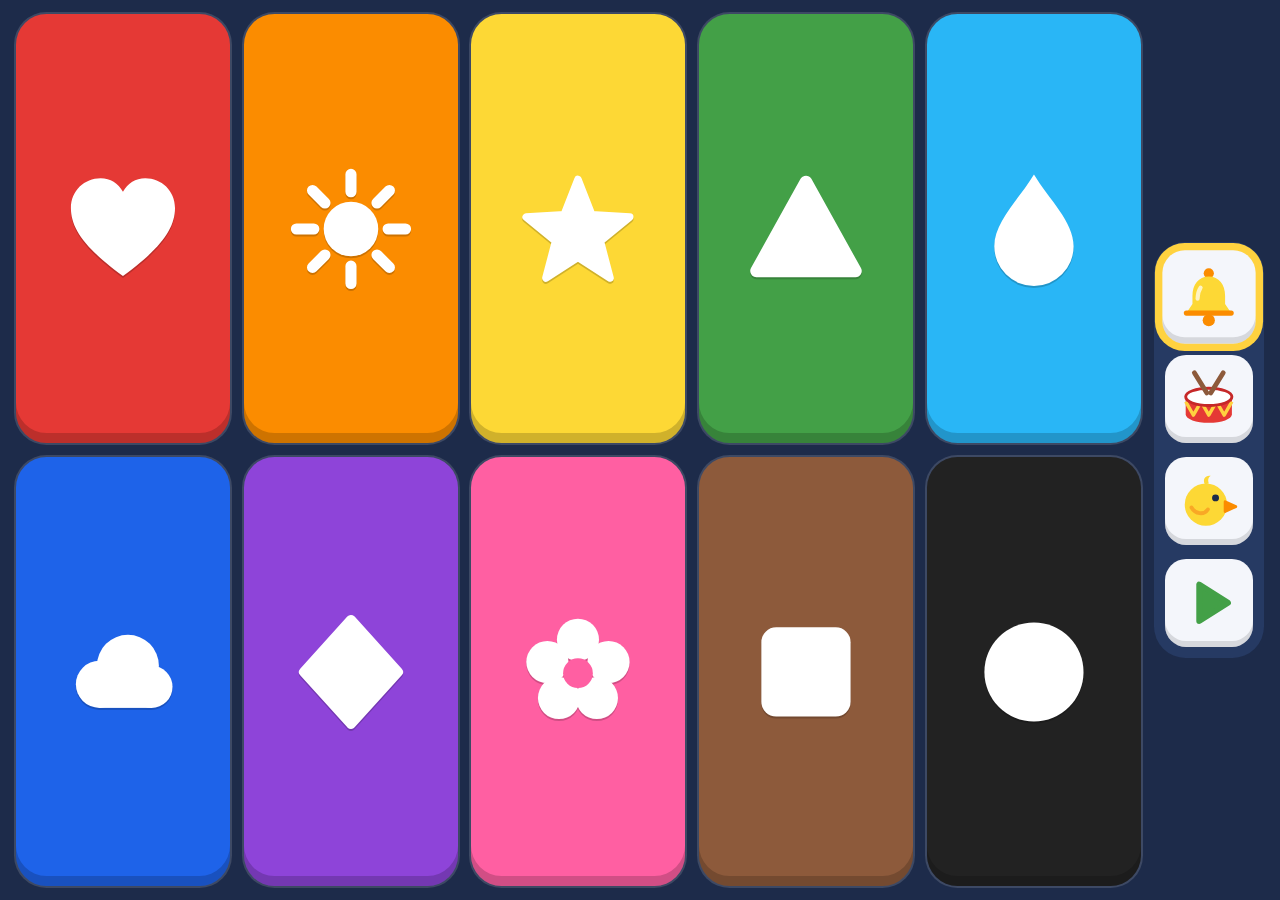
<file: index.html>
<!doctype html>
<html lang="en">
<head>
<meta charset="utf-8">
<meta name="viewport" content="width=device-width, initial-scale=1, maximum-scale=1, user-scalable=no, viewport-fit=cover">
<title>Sonifica</title>
<meta name="description" content="Big, bright sound pads for little hands.">
<meta name="theme-color" content="#1d2b4a">
<meta name="mobile-web-app-capable" content="yes">
<meta name="apple-mobile-web-app-capable" content="yes">
<meta name="apple-mobile-web-app-status-bar-style" content="black-translucent">
<meta name="apple-mobile-web-app-title" content="Sonifica">
<link rel="manifest" href="manifest.webmanifest">
<link rel="icon" href="icon.svg" type="image/svg+xml">
<link rel="apple-touch-icon" href="apple-touch-icon.png">
<style>
  /* Toy band: navy frame, ten singing paint-color pads, chunky instrument buttons on one side. */
  :root {
    --frame: #1d2b4a;
    --tray: #263a63;
    --pad: #f4f6fb;
    --ink: #1d2b4a;
    --ring: #ffd23f;
    --gap: clamp(8px, 1.6vmin, 14px);
    --tray-pad: clamp(6px, 1.2vmin, 12px);
    --lip: clamp(5px, 1.2vmin, 10px);
    --tool-count: 4;
    color-scheme: dark;
  }

  *, *::before, *::after { box-sizing: border-box; }

  html {
    height: 100%;
    padding-top: env(safe-area-inset-top, 0px);
    padding-bottom: env(safe-area-inset-bottom, 0px);
    background: var(--frame);
    overscroll-behavior: none;
  }

  * {
    touch-action: none;
    -webkit-user-select: none;
    user-select: none;
    -webkit-touch-callout: none;
    -webkit-tap-highlight-color: transparent;
  }

  body {
    height: 100%;
    margin: 0;
    overflow: hidden;
    overscroll-behavior: none;
    background: var(--frame);
    container-type: size;
    display: grid;
    gap: var(--gap);
    padding-block: var(--gap);
    padding-inline: max(16px, env(safe-area-inset-left, 0px)) max(16px, env(safe-area-inset-right, 0px));
  }

  /* ---------- layout ---------- */
  @media (orientation: landscape) {
    body {
      grid-template-columns: minmax(0, 1fr) auto;
      grid-template-rows: minmax(0, 1fr);
      grid-template-areas: "pads tools";
      --btn: clamp(40px, calc((100cqh - (var(--tool-count) - 1) * var(--gap) - 2 * var(--tray-pad)) / var(--tool-count)), 88px);
    }
    .pads  { grid-template: repeat(2, minmax(0, 1fr)) / repeat(5, minmax(0, 1fr)); }
    .tools { grid-template-columns: var(--btn); align-self: center; }
  }

  @media (orientation: portrait) {
    body {
      grid-template-rows: auto minmax(0, 1fr);
      grid-template-areas: "tools" "pads";
      --btn: clamp(40px, calc((100cqw - (var(--tool-count) - 1) * var(--gap) - 2 * var(--tray-pad)) / var(--tool-count)), 88px);
    }
    .pads  { grid-template: repeat(5, minmax(0, 1fr)) / repeat(2, minmax(0, 1fr)); }
    .tools { grid-template-columns: repeat(var(--tool-count), var(--btn)); justify-self: center; }
  }

  .tray {
    display: grid;
    gap: var(--gap);
    padding: var(--tray-pad);
    background: var(--tray);
    border-radius: calc(var(--btn) * 0.36);
  }
  .tools { grid-area: tools; }
  .pads  { grid-area: pads; display: grid; gap: var(--gap); }

  /* ---------- pads ---------- */
  .pad {
    position: relative;
    overflow: hidden;
    container-type: size;
    appearance: none;
    border: 0;
    margin: 0;
    padding: 0;
    display: grid;
    place-items: center;
    border-radius: clamp(16px, 3.4vmin, 32px);
    background: var(--c);
    box-shadow: inset 0 calc(-1 * var(--lip)) 0 rgba(0, 0, 0, 0.18), 0 0 0 2px rgba(255, 255, 255, 0.14);
    cursor: pointer;
  }
  .pad > * { pointer-events: none; }
  .pad::after {
    content: "";
    position: absolute;
    inset: 0;
    pointer-events: none;
    background: #ffffff;
    opacity: 0;
    transition: opacity 90ms ease;
  }
  .pad.down::after { opacity: 0.2; }
  .pad:focus-visible { outline: 4px dashed var(--ring); outline-offset: 3px; }

  /* Each pad wears a big white shape that wiggles now and then and pops while it plays. */
  .shape {
    width: 58cqmin;
    height: 58cqmin;
    overflow: visible;
    fill: #ffffff;
    filter: drop-shadow(0 1.2cqmin 0 rgba(0, 0, 0, 0.18));
    transition: scale 120ms ease;
    animation: wiggle var(--wiggle, 7s) var(--wiggle-delay, 0s) infinite;
  }
  .pad.down .shape,
  .pad.sing .shape { scale: 1.08; }
  @keyframes wiggle {
    0%, 92%, 100% { rotate: 0deg; }
    94% { rotate: -7deg; }
    97% { rotate: 6deg; }
  }

  /* Bells swing from the top, drums squash into the bottom. */
  .pads[data-instrument="bells"] .pad { transform-origin: 50% 0; }
  .pads[data-instrument="drums"] .pad { transform-origin: 50% 100%; }

  .critter {
    display: none;
    font: 54cqmin/1 "Apple Color Emoji", "Segoe UI Emoji", "Noto Color Emoji", sans-serif;
  }
  .pads[data-instrument="animals"] .shape { display: none; }
  .pads[data-instrument="animals"] .critter { display: block; }

  .ripple {
    position: absolute;
    width: 50cqmin;
    height: 50cqmin;
    margin: -25cqmin 0 0 -25cqmin;
    border-radius: 50%;
    border: 3cqmin solid rgba(255, 255, 255, 0.75);
    opacity: 0;
  }

  .effects { position: fixed; inset: 0; pointer-events: none; overflow: hidden; }
  .fling { position: absolute; opacity: 0; }
  .fling.note {
    font: 700 clamp(20px, 4.5vmin, 40px)/1 system-ui, sans-serif;
    color: #ffffff;
    text-shadow: 0 2px 0 rgba(0, 0, 0, 0.3);
  }
  .fling.critter-copy {
    font: clamp(26px, 6vmin, 54px)/1 "Apple Color Emoji", "Segoe UI Emoji", "Noto Color Emoji", sans-serif;
  }

  /* ---------- instrument buttons ---------- */
  .tool {
    position: relative;
    --pressed-scale: 1;
    appearance: none;
    border: 0;
    margin: 0;
    padding: 0;
    width: var(--btn);
    height: var(--btn);
    display: grid;
    place-items: center;
    cursor: pointer;
    border-radius: 24%;
    background: var(--pad);
    box-shadow: inset 0 -6px 0 rgba(0, 0, 0, 0.12);
    transition: transform 120ms ease, box-shadow 120ms ease;
  }
  .tool:active { transform: scale(0.9); }
  .tool[aria-pressed="true"],
  .tool.playing {
    --pressed-scale: 1.06;
    transform: scale(1.06);
    box-shadow: inset 0 -6px 0 rgba(0, 0, 0, 0.12), 0 0 0 calc(var(--btn) * 0.08) var(--ring);
  }
  .tool[aria-pressed="true"]:active { transform: scale(0.96); }
  .tool.tapped { animation: button-pulse 240ms ease-out; }
  .tool::after {
    content: "";
    position: absolute;
    inset: 0;
    border-radius: inherit;
    pointer-events: none;
    box-shadow: inset 0 0 clamp(8px, 2vmin, 18px) 2px var(--ring),
      0 0 clamp(8px, 2vmin, 18px) 2px var(--pad);
    opacity: 0;
  }
  .tool:active::after { opacity: 0.35; }
  .tool.tapped::after { animation: button-glow 280ms ease-out; }
  @keyframes button-pulse {
    from { transform: scale(0.96); }
    45% { transform: scale(1.1); }
    to { transform: scale(var(--pressed-scale)); }
  }
  @keyframes button-glow { from { opacity: 0.5; } to { opacity: 0; } }
  .tool:focus-visible { outline: 4px dashed var(--ring); outline-offset: 4px; }
  .tool svg { width: 70%; height: 70%; position: relative; }
  .tool.playing svg { animation: bob 300ms ease-in-out infinite alternate; }
  @keyframes bob { to { transform: scale(1.12); } }

  :root[data-effects="off"] .tool,
  :root[data-effects="off"] .tool::after,
  :root[data-effects="off"] .tool svg,
  :root[data-effects="off"] .shape { transition: none; animation: none; }
  :root[data-effects="off"] .effects,
  :root[data-effects="off"] .tool::after { display: none; }
  @media (prefers-reduced-motion: reduce) {
    .tool, .tool.tapped, .tool::after, .tool.tapped::after, .tool svg, .shape { transition: none; animation: none; }
    .effects { display: none; }
  }
</style>
</head>
<body>
  <div class="pads" id="pads" data-instrument="bells" role="group" aria-label="Sound pads"></div>

  <div class="tray tools" role="toolbar" aria-label="Instruments">
    <button class="tool" data-instrument="bells" aria-label="Bells" aria-pressed="true">
      <svg viewBox="0 0 64 64" aria-hidden="true">
        <circle cx="32" cy="9" r="5" fill="#fb8c00"/>
        <path d="M32 12c-10 0-16 8-16 19v8l-6 9h44l-6-9v-8c0-11-6-19-16-19z" fill="#fdd835"/>
        <path d="M10 48h44" stroke="#fb8c00" stroke-width="5" stroke-linecap="round"/>
        <circle cx="32" cy="55" r="6" fill="#fb8c00"/>
        <path d="M24 23c-2 3-3 7-3 11" fill="none" stroke="#ffffff" stroke-width="4" stroke-linecap="round" opacity="0.7"/>
      </svg>
    </button>
    <button class="tool" data-instrument="drums" aria-label="Drums" aria-pressed="false">
      <svg viewBox="0 0 64 64" aria-hidden="true">
        <path d="M8 30v18c0 5 10.7 9 24 9s24-4 24-9V30" fill="#e53935"/>
        <path d="M8 35l8 14 8-14 8 14 8-14 8 14 8-14" fill="none" stroke="#ffd23f" stroke-width="3.5" stroke-linejoin="round"/>
        <ellipse cx="32" cy="30" rx="24" ry="9" fill="#ffffff" stroke="#c62828" stroke-width="3"/>
        <path d="M17 5l13 21M47 5L34 26" stroke="#8d5a3b" stroke-width="5" stroke-linecap="round"/>
      </svg>
    </button>
    <button class="tool" data-instrument="animals" aria-label="Animals" aria-pressed="false">
      <svg viewBox="0 0 64 64" aria-hidden="true">
        <path d="M28 15c-3-6 1-10 6-9-3 2-3 5-2 8" fill="#fdd835"/>
        <circle cx="29" cy="36" r="22" fill="#fdd835"/>
        <path d="M49 33l11 5-11 5z" fill="#fb8c00" stroke="#fb8c00" stroke-width="3" stroke-linejoin="round"/>
        <circle cx="39" cy="29" r="3.6" fill="#1d2b4a"/>
        <path d="M14 39c4 7 13 8 17 2" fill="none" stroke="#f9a825" stroke-width="4" stroke-linecap="round"/>
      </svg>
    </button>
    <button class="tool" id="play" aria-label="Play my song">
      <svg viewBox="0 0 64 64" aria-hidden="true">
        <path d="M22 13v38l30-19z" fill="#43a047" stroke="#43a047" stroke-width="6" stroke-linejoin="round"/>
      </svg>
    </button>
  </div>

  <div class="effects" id="effects" aria-hidden="true"></div>

<script>
(() => {
  const root = document.documentElement;
  const padsEl = document.getElementById("pads");
  const effects = document.getElementById("effects");
  const playBtn = document.getElementById("play");
  const reducedMotion = window.matchMedia("(prefers-reduced-motion: reduce)");
  // Fire tablets report 2 GB and handle the effects fine, so only 1 GB or less counts as low-end.
  const lowCapability = (navigator.deviceMemory && navigator.deviceMemory <= 1) ||
    (navigator.hardwareConcurrency && navigator.hardwareConcurrency <= 2);

  // Colorifica's paint colors, in the same order, so each color plays the same note in both apps.
  const PADS = [
    ["#e53935", "Red", "heart", "🐮"],
    ["#fb8c00", "Orange", "sun", "🐝"],
    ["#fdd835", "Yellow", "star", "🐥"],
    ["#43a047", "Green", "triangle", "🐸"],
    ["#29b6f6", "Light blue", "drop", "🦆"],
    ["#1e63e9", "Blue", "cloud", "🦉"],
    ["#8e44d9", "Purple", "diamond", "🐑"],
    ["#ff5fa2", "Pink", "flower", "🐷"],
    ["#8d5a3b", "Brown", "square", "🐶"],
    ["#222222", "Black", "circle", "🐱"],
  ];

  // White pad shapes on a 100x100 grid.
  const SHAPES = {
    heart: '<path d="M50 88C20 66 8 50 8 33 8 19 19 9 32 9c8 0 14 4 18 11 4-7 10-11 18-11 13 0 24 10 24 24 0 17-12 33-42 55z"/>',
    sun: '<circle cx="50" cy="50" r="22"/><path d="M50 6v14M50 80v14M6 50h14M80 50h14M19 19l10 10M71 71l10 10M19 81l10-10M71 29l10-10" stroke="#ffffff" stroke-width="9" stroke-linecap="round"/>',
    star: '<path d="M50 10l11.2 28.6 30.6 1.8-23.7 19.5 7.8 29.7L50 73 24.1 89.6l7.8-29.7L8.2 40.4l30.6-1.8z" stroke="#ffffff" stroke-width="6" stroke-linejoin="round"/>',
    triangle: '<path d="M50 12l40 72H10z" stroke="#ffffff" stroke-width="10" stroke-linejoin="round"/>',
    drop: '<path d="M50 6C38 26 18 44 18 64a32 32 0 0 0 64 0C82 44 62 26 50 6z"/>',
    cloud: '<circle cx="31" cy="60" r="19"/><circle cx="54" cy="45" r="25"/><circle cx="73" cy="62" r="17"/><rect x="31" y="58" width="42" height="21"/>',
    diamond: '<path d="M50 8l38 42-38 42-38-42z" stroke="#ffffff" stroke-width="8" stroke-linejoin="round"/>',
    flower: '<circle cx="50" cy="24" r="17"/><circle cx="74.7" cy="42" r="17"/><circle cx="65.3" cy="71" r="17"/>' +
      '<circle cx="34.7" cy="71" r="17"/><circle cx="25.3" cy="42" r="17"/><circle cx="50" cy="51" r="12" style="fill: var(--c)"/>',
    square: '<rect x="14" y="14" width="72" height="72" rx="12"/>',
    circle: '<circle cx="50" cy="50" r="40"/>',
  };

  const pads = PADS.map(([color, name, shape, critter], i) => {
    const pad = document.createElement("button");
    pad.className = "pad";
    pad.dataset.i = i;
    pad.dataset.shape = shape;
    pad.dataset.critter = critter;
    pad.setAttribute("aria-label", name + " " + shape);
    pad.style.setProperty("--c", color);
    pad.style.setProperty("--wiggle", (5 + Math.random() * 5).toFixed(2) + "s");
    pad.style.setProperty("--wiggle-delay", (-Math.random() * 10).toFixed(2) + "s");
    pad.innerHTML = '<svg class="shape" viewBox="0 0 100 100" aria-hidden="true">' + SHAPES[shape] + "</svg>" +
      '<span class="critter" aria-hidden="true">' + critter + "</span>";
    padsEl.appendChild(pad);
    return pad;
  });

  // Optional accessories; data attributes allow opt-outs without adding toddler-facing controls.
  function motionEnabled() {
    return !reducedMotion.matches && root.dataset.effects !== "off";
  }

  function buzz(ms) {
    if (reducedMotion.matches || root.dataset.haptics === "off") return;
    try {
      if (navigator.vibrate) navigator.vibrate(ms);
    } catch (_) { /* vibration may be unavailable or blocked */ }
  }

  // ---------- hit animations ----------
  const rand = (n) => (Math.random() - 0.5) * n;

  function ripple(pad, x, y) {
    if (pad.childElementCount > 6) return;
    const r = document.createElement("span");
    r.className = "ripple";
    r.style.left = x + "px";
    r.style.top = y + "px";
    pad.appendChild(r);
    r.animate([
      { opacity: 0.9, transform: "scale(0.2)" },
      { opacity: 0, transform: "scale(2.4)" },
    ], { duration: 520, easing: "ease-out" }).onfinish = () => r.remove();
    setTimeout(() => r.remove(), 700);
  }

  // Throws one little thing (a note, a sparkle, a paint drop, a tiny animal) out from a point.
  function fling(x, y, { text, kind = "note", color = "#ffffff", size = 10, round = false,
    dx = 0, dy = -100, spin = 0, life = 800 }) {
    if (lowCapability || root.dataset.particles === "off" || effects.childElementCount >= 40) return;
    const p = document.createElement("span");
    p.className = "fling " + (text ? kind : "spark");
    if (text) {
      p.textContent = text;
    } else {
      p.style.width = p.style.height = size + "px";
      p.style.background = color;
      p.style.borderRadius = round ? "50%" : "2px";
    }
    p.style.left = x + "px";
    p.style.top = y + "px";
    effects.appendChild(p);
    p.animate([
      { opacity: 0, transform: "translate(-50%, -50%) translate(0px, 0px) rotate(0deg) scale(0.5)" },
      { opacity: 1, offset: 0.15 },
      { opacity: 0, transform: "translate(-50%, -50%) translate(" + dx + "px, " + dy + "px) rotate(" + spin + "deg) scale(1.1)" },
    ], { duration: life, easing: "ease-out" }).onfinish = () => p.remove();
    setTimeout(() => p.remove(), life + 200);
  }

  // Each shape has its own little move when it plays.
  const SHAPE_MOVES = {
    heart: [{ transform: "scale(1)" }, { transform: "scale(1.25)", offset: 0.2 }, { transform: "scale(0.95)", offset: 0.4 },
      { transform: "scale(1.15)", offset: 0.6 }, { transform: "scale(1)" }],
    sun: [{ transform: "rotate(0deg) scale(1)" }, { transform: "rotate(30deg) scale(1.15)", offset: 0.5 }, { transform: "rotate(45deg) scale(1)" }],
    star: [{ transform: "rotate(0deg) scale(1)" }, { transform: "rotate(200deg) scale(1.2)", offset: 0.6 }, { transform: "rotate(360deg) scale(1)" }],
    triangle: [{ transform: "none" }, { transform: "translateY(-18%) scale(0.95, 1.08)", offset: 0.4 },
      { transform: "translateY(0) scale(1.12, 0.88)", offset: 0.75 }, { transform: "none" }],
    drop: [{ transform: "none" }, { transform: "translateY(10%) scale(0.92, 1.1)", offset: 0.35 },
      { transform: "translateY(-4%) scale(1.06, 0.94)", offset: 0.7 }, { transform: "none" }],
    cloud: [{ transform: "none" }, { transform: "scale(1.18, 0.9)", offset: 0.3 }, { transform: "scale(0.94, 1.08)", offset: 0.6 }, { transform: "none" }],
    diamond: [{ transform: "rotateY(0deg)" }, { transform: "rotateY(180deg) scale(1.1)", offset: 0.5 }, { transform: "rotateY(360deg)" }],
    flower: [{ transform: "rotate(0deg) scale(1)" }, { transform: "rotate(50deg) scale(1.18)", offset: 0.5 }, { transform: "rotate(72deg) scale(1)" }],
    square: [{ transform: "none" }, { transform: "rotate(-12deg) scale(1.1)", offset: 0.3 }, { transform: "rotate(9deg)", offset: 0.6 }, { transform: "none" }],
    circle: [{ transform: "none" }, { transform: "translateY(-20%) scale(0.94, 1.06)", offset: 0.4 },
      { transform: "translateY(0) scale(1.15, 0.85)", offset: 0.7 }, { transform: "none" }],
  };
  const moveShape = (pad) => pad.querySelector(".shape").animate(SHAPE_MOVES[pad.dataset.shape], { duration: 520, easing: "ease-out" });

  // How a pad moves when it's hit: bells swing, drums squash, animals hop.
  const MOVES = {
    bells(pad) {
      pad.animate([
        { transform: "scale(0.94)" },
        { transform: "rotate(-5deg) scale(1.04)", offset: 0.2 },
        { transform: "rotate(4deg)", offset: 0.45 },
        { transform: "rotate(-2deg)", offset: 0.7 },
        { transform: "none" },
      ], { duration: 640, easing: "ease-out" });
      moveShape(pad);
    },
    drums(pad) {
      pad.animate([
        { transform: "scale(1.08, 0.84)" },
        { transform: "scale(0.96, 1.06)", offset: 0.35 },
        { transform: "scale(1.02, 0.98)", offset: 0.65 },
        { transform: "none" },
      ], { duration: 340, easing: "ease-out" });
      moveShape(pad);
    },
    animals(pad) {
      pad.animate([{ transform: "scale(0.95)" }, { transform: "none" }], { duration: 200, easing: "ease-out" });
      pad.querySelector(".critter").animate([
        { transform: "none" },
        { transform: "translateY(-30%) rotate(-10deg) scale(1.1)", offset: 0.35 },
        { transform: "translateY(0) scale(1.18, 0.84)", offset: 0.62 },
        { transform: "rotate(6deg)", offset: 0.8 },
        { transform: "none" },
      ], { duration: 560, easing: "ease-out" });
    },
  };

  // What flies out of a pad: notes and sparkles, a splash of drops, or a tiny copy of the animal.
  const BURSTS = {
    bells(x, y) {
      fling(x, y, { text: Math.random() < 0.5 ? "♪" : "♫", dx: rand(70), dy: -80 - Math.random() * 80, spin: rand(60), life: 950 });
      for (let k = 0; k < 4; k++) {
        fling(x, y, { color: k % 2 ? "#ffffff" : "#ffd23f", size: 9, dx: rand(160), dy: rand(160), spin: 180, life: 650 });
      }
    },
    drums(x, y) {
      for (let k = 0; k < 8; k++) {
        const a = k * Math.PI / 4 + Math.random() * 0.5;
        const r = 55 + Math.random() * 55;
        fling(x, y, { color: k % 2 ? "#ffffff" : "#ffd23f", size: 11, round: true,
          dx: Math.cos(a) * r, dy: Math.sin(a) * r, life: 460 });
      }
    },
    animals(x, y, i) {
      fling(x, y, { text: pads[i].dataset.critter, kind: "critter-copy", dx: rand(80), dy: -110 - Math.random() * 60, spin: rand(50), life: 1000 });
      fling(x, y, { text: "♪", dx: rand(90), dy: -60 - Math.random() * 50, spin: rand(60), life: 800 });
    },
  };

  // ---------- playing ----------
  let instrument = "bells";
  const lastHit = PADS.map(() => -Infinity);

  function hit(i, { x, y, tap = false, echo = false } = {}) {
    const now = performance.now();
    if (now - lastHit[i] < 60) return; // a whole palm on one pad is one note, not five
    lastHit[i] = now;
    sound(instrument, i);
    if (!echo) remember(i, now);
    if (tap) buzz(8);

    const pad = pads[i];
    pad.classList.add("sing");
    clearTimeout(pad.singTimer);
    pad.singTimer = setTimeout(() => pad.classList.remove("sing"), 320);
    if (!motionEnabled()) return;

    const rect = pad.getBoundingClientRect();
    const px = x === undefined ? rect.left + rect.width / 2 : x;
    const py = y === undefined ? rect.top + rect.height / 2 : y;
    MOVES[instrument](pad);
    ripple(pad, px - rect.left, py - rect.top);
    BURSTS[instrument](px, py, i);
  }

  // Fingers can glide from pad to pad, so each one is followed across the whole grid.
  const fingers = new Map(); // pointerId -> index of the pad under it, or -1
  const held = PADS.map(() => 0);

  function press(i, delta) {
    if (i < 0) return;
    held[i] = Math.max(0, held[i] + delta);
    pads[i].classList.toggle("down", held[i] > 0);
  }

  function padAt(x, y) {
    const el = document.elementFromPoint(x, y);
    const pad = el && el.closest(".pad");
    return pad ? Number(pad.dataset.i) : -1;
  }

  function slideTo(e, tap) {
    const i = padAt(e.clientX, e.clientY);
    const was = fingers.get(e.pointerId);
    if (i === was) return;
    fingers.set(e.pointerId, i);
    press(was, -1);
    press(i, 1);
    if (i >= 0) hit(i, { x: e.clientX, y: e.clientY, tap });
  }

  function lift(e) {
    if (!fingers.has(e.pointerId)) return;
    press(fingers.get(e.pointerId), -1);
    fingers.delete(e.pointerId);
  }

  padsEl.addEventListener("pointerdown", (e) => {
    if (e.pointerType === "mouse" && e.button !== 0) return;
    e.preventDefault();
    // Touch pointers stick to the element they land on, which would keep a sliding finger on its first pad.
    if (e.target.hasPointerCapture && e.target.hasPointerCapture(e.pointerId)) {
      e.target.releasePointerCapture(e.pointerId);
    }
    fingers.set(e.pointerId, -1);
    slideTo(e, true);
  });

  document.addEventListener("pointermove", (e) => {
    if (!fingers.has(e.pointerId)) return;
    if (e.pointerType === "mouse" && e.buttons === 0) return lift(e); // released outside the window
    const events = e.getCoalescedEvents ? e.getCoalescedEvents() : [];
    for (const ev of events.length ? events : [e]) slideTo(ev, false);
  });
  document.addEventListener("pointerup", lift);
  document.addEventListener("pointercancel", lift);

  // Taps act on pointerdown; click only handles the keyboard, so mice don't double up.
  const onKey = (fn) => (e) => { if (e.detail === 0) fn(); };
  pads.forEach((pad, i) => pad.addEventListener("click", onKey(() => hit(i, { tap: true }))));

  // Mashing a laptop keyboard plays too; neighboring keys land on neighboring pads.
  document.addEventListener("keydown", (e) => {
    if (e.repeat || e.metaKey || e.ctrlKey || e.altKey) return;
    if ((e.key === "Enter" || e.key === " ") && e.target.closest && e.target.closest("button")) return;
    let n = 0;
    for (const ch of e.code || e.key) n += ch.charCodeAt(0);
    hit(n % PADS.length, { tap: true });
  });

  // ---------- instruments ----------
  function feedback(btn) {
    buzz(10);
    if (motionEnabled()) {
      btn.classList.remove("tapped");
      void btn.offsetWidth;
      btn.classList.add("tapped");
    }
  }

  document.querySelectorAll(".tool").forEach((btn) => {
    btn.addEventListener("animationend", (e) => {
      if (e.animationName === "button-pulse") btn.classList.remove("tapped");
    });
  });

  // Picking an instrument shows it off on a few pads right away: [pad, delay in ms].
  const PREVIEW = { bells: [[0, 0], [2, 80], [3, 160], [5, 240]], drums: [[0, 0], [4, 200]] };

  for (const btn of document.querySelectorAll(".tool[data-instrument]")) {
    const pick = () => {
      instrument = btn.dataset.instrument;
      for (const b of document.querySelectorAll(".tool[data-instrument]")) {
        b.setAttribute("aria-pressed", String(b === btn));
      }
      padsEl.dataset.instrument = instrument;
      feedback(btn);
      const preview = PREVIEW[instrument] || [[Math.floor(Math.random() * PADS.length), 0]];
      for (const [i, ms] of preview) setTimeout(() => hit(i, { echo: true }), ms);
    };
    btn.addEventListener("pointerdown", pick);
    btn.addEventListener("click", onKey(pick));
  }

  // ---------- play button ----------
  // Sings back the child's latest little tune on the current instrument, lighting each pad in turn.
  // Until there is one, it plays "Mary Had a Little Lamb", which happens to fit the pentatonic pads.
  const MARY = [[2, 1], [1, 1], [0, 1], [1, 1], [2, 1], [2, 1], [2, 2], [1, 1], [1, 1], [1, 2],
    [2, 1], [3, 1], [3, 2], [2, 1], [1, 1], [0, 1], [1, 1], [2, 1], [2, 1], [2, 1], [2, 1],
    [1, 1], [1, 1], [2, 1], [1, 1], [0, 2]]; // [pad, beats]
  let tune = [];   // notes since the last pause: { i, t }
  let song = null; // the latest tune with at least two notes
  let songTimers = [];

  function remember(i, now) {
    const last = tune[tune.length - 1];
    if (!last || now - last.t > 3000) tune = [];
    tune.push({ i, t: now });
    if (tune.length > 32) tune.shift();
    if (tune.length >= 2) song = tune;
  }

  function stopSong() {
    songTimers.forEach(clearTimeout);
    songTimers = [];
    playBtn.classList.remove("playing");
  }

  function playSong() {
    stopSong();
    const notes = song
      ? song.map((n, k) => [n.i, k ? Math.min(650, Math.max(80, n.t - song[k - 1].t)) : 0])
      : MARY.map(([i], k) => [i, k ? MARY[k - 1][1] * 300 : 0]);
    let at = 0;
    for (const [i, gap] of notes) {
      at += gap;
      songTimers.push(setTimeout(() => hit(i, { echo: true }), at));
    }
    songTimers.push(setTimeout(() => {
      stopSong();
      if (!motionEnabled()) return;
      const rect = playBtn.getBoundingClientRect();
      for (let k = 0; k < 8; k++) {
        fling(rect.left + rect.width / 2, rect.top + rect.height / 2, { text: k % 2 ? "♪" : "♫",
          dx: rand(160), dy: -60 - Math.random() * 120, spin: rand(80), life: 1000 });
      }
    }, at + 450));
    playBtn.classList.add("playing");
  }

  // Press to play, press again to stop. A second press right after starting is a toddler
  // double-tap, not a request to stop, so it's ignored.
  let songStarted = -Infinity;
  const toggleSong = () => {
    feedback(playBtn);
    const now = performance.now();
    if (!songTimers.length) {
      songStarted = now;
      playSong();
    } else if (now - songStarted > 400) {
      stopSong();
    }
  };
  playBtn.addEventListener("pointerdown", toggleSong);
  playBtn.addEventListener("click", onKey(toggleSong));

  // ---------- sound ----------
  // All synthesized with Web Audio, so there are no files to load.
  let audio = null;
  let bus, noiseBuf;
  let live = 0;

  // Browsers only allow sound after a tap, so this runs on every press and lift.
  function startAudio() {
    const AC = window.AudioContext || window.webkitAudioContext;
    if (!AC) return false;
    if (!audio) {
      try {
        audio = new AC();
      } catch (_) { return false; }
      // A soft limiter, so a whole palm of pads can't get loud.
      bus = audio.createDynamicsCompressor();
      bus.threshold.value = -16;
      bus.knee.value = 12;
      bus.ratio.value = 6;
      bus.attack.value = 0.003;
      bus.release.value = 0.2;
      const master = audio.createGain();
      master.gain.value = 0.8;
      bus.connect(master).connect(audio.destination);

      noiseBuf = audio.createBuffer(1, audio.sampleRate, audio.sampleRate);
      const d = noiseBuf.getChannelData(0);
      for (let i = 0; i < d.length; i++) d[i] = Math.random() * 2 - 1;
    }
    if (audio.state === "suspended") audio.resume().catch(() => {});
    return true;
  }

  function sound(name, i) {
    if (!startAudio() || live >= 24) return;
    const v = { t: audio.currentTime + 0.005, out: audio.createGain(), end: 0 };
    v.out.connect(bus);
    INSTRUMENTS[name](v, i);
    live++;
    setTimeout(() => {
      v.out.disconnect();
      live--;
    }, (v.end - audio.currentTime) * 1000 + 100);
  }

  // ---------- voices ----------
  // Same notes as Colorifica's colors: a pentatonic scale, so any order of taps sounds like a tune.
  const NOTES = [523.25, 587.33, 659.25, 783.99, 880, 1046.5, 1174.66, 1318.51, 1567.98, 1760];

  // Glides an AudioParam through [seconds, value] points; values must stay above zero.
  function shape(param, t, points) {
    if (typeof points === "number") return param.setValueAtTime(points, t);
    param.setValueAtTime(points[0][1], t + points[0][0]);
    for (let k = 1; k < points.length; k++) {
      param.exponentialRampToValueAtTime(points[k][1], t + points[k][0]);
    }
  }

  // Envelopes: a struck sound that dies away, and a held one that swells and fades.
  const strike = (vol, decay, attack = 0.004) => [[0, 0.0001], [attack, vol], [attack + decay, 0.0001]];
  const swell = (vol, attack, len, release = 0.1) =>
    [[0, 0.0001], [attack, vol], [len, vol * 0.8], [len + release, 0.0001]];

  function osc(v, type, pitch, level, to = v.out, at = 0) {
    const t = v.t + at;
    const o = audio.createOscillator();
    const g = audio.createGain();
    o.type = type;
    shape(o.frequency, t, pitch);
    shape(g.gain, t, level);
    o.connect(g).connect(to);
    const end = t + level[level.length - 1][0];
    o.start(t);
    o.stop(end + 0.02);
    v.end = Math.max(v.end, end);
    return o;
  }

  function hiss(v, level, type, freq, q = 1, to = v.out, at = 0) {
    const t = v.t + at;
    const src = audio.createBufferSource();
    const f = audio.createBiquadFilter();
    const g = audio.createGain();
    src.buffer = noiseBuf;
    f.type = type;
    f.Q.value = q;
    shape(f.frequency, t, freq);
    shape(g.gain, t, level);
    src.connect(f).connect(g).connect(to);
    const end = t + level[level.length - 1][0];
    src.start(t, Math.random() * 0.4);
    src.stop(end + 0.02);
    v.end = Math.max(v.end, end);
  }

  function filter(v, type, freq, q = 1, at = 0, to = v.out) {
    const f = audio.createBiquadFilter();
    f.type = type;
    f.Q.value = q;
    shape(f.frequency, v.t + at, freq);
    f.connect(to);
    return f;
  }

  // Wiggles a param: vibrato on a pitch, or flutter on a volume.
  function wobble(v, param, rate, depth, at, len) {
    const t = v.t + at;
    const lfo = audio.createOscillator();
    const g = audio.createGain();
    lfo.frequency.value = rate;
    g.gain.value = depth;
    lfo.connect(g).connect(param);
    lfo.start(t);
    lfo.stop(t + len);
  }

  function flutter(v, rate, depth, len, to) {
    const g = audio.createGain();
    g.connect(to);
    wobble(v, g.gain, rate, depth, 0, len);
    return g;
  }

  // A drumhead rings at clashing (inharmonic) ratios and dips a little in pitch; the stick adds a burst of noise.
  function skin(v, f, { vol, decay, slap, slapFreq }) {
    for (const [ratio, amp, d] of [[1, 1, 1], [1.59, 0.6, 0.6], [2.14, 0.4, 0.4], [2.65, 0.25, 0.3]]) {
      osc(v, "sine", [[0, f * ratio * 1.12], [0.04, f * ratio]], strike(vol * amp, decay * d, 0.002));
    }
    hiss(v, strike(slap, 0.07, 0.001), "bandpass", slapFreq, 0.6);
  }

  // Low to high, so the drum kit runs the same way as the notes.
  const DRUMS = [
    (v) => { // bass drum, with a beater click so small speakers still hear it
      osc(v, "sine", [[0, 280], [0.1, 85]], strike(0.42, 0.3));
      osc(v, "triangle", [[0, 900], [0.05, 180]], strike(0.45, 0.12));
      hiss(v, strike(0.5, 0.03, 0.001), "bandpass", 2000);
    },
    (v) => skin(v, 150, { vol: 0.4, decay: 0.5, slap: 1, slapFreq: 1500 }), // floor tom
    (v) => skin(v, 200, { vol: 0.38, decay: 0.42, slap: 0.95, slapFreq: 1800 }), // tom
    (v) => skin(v, 260, { vol: 0.36, decay: 0.35, slap: 0.9, slapFreq: 2200 }), // high tom
    (v) => { // snare: a short drum body under a burst of rattling wires
      skin(v, 190, { vol: 0.28, decay: 0.12, slap: 0.2, slapFreq: 4000 });
      hiss(v, strike(0.5, 0.22, 0.002), "highpass", 1800);
    },
    (v) => { // clap: three quick slaps and a tail
      hiss(v, [[0, 0.0001], [0.002, 2], [0.01, 0.24], [0.012, 2], [0.02, 0.24], [0.022, 2],
        [0.032, 0.6], [0.22, 0.0001]], "bandpass", 1400, 1.5);
    },
    (v) => skin(v, 420, { vol: 0.34, decay: 0.24, slap: 0.9, slapFreq: 3000 }), // bongo
    (v) => { // tambourine: a tap on the frame and a splash of jingles
      osc(v, "sine", [[0, 350], [0.03, 300]], strike(0.25, 0.06));
      hiss(v, [[0, 0.0001], [0.004, 0.55], [0.05, 0.3], [0.3, 0.0001]], "bandpass", 7500, 1.2);
      for (const f of [5300, 6700, 8100, 9800]) osc(v, "sine", f, strike(0.03, 0.22, 0.002));
    },
    (v) => { // shaker: chk-chk
      for (const at of [0, 0.14]) {
        hiss(v, [[0, 0.0001], [0.035, 0.75], [0.12, 0.0001]], "highpass", 5000, 1, v.out, at);
      }
    },
    (v) => { // cymbal: a cluster of clashing metal tones over a long hiss
      const metal = filter(v, "highpass", 5000, 0.7);
      for (const f of [263, 400, 421, 474, 587, 845]) osc(v, "square", f, strike(0.06, 1, 0.002), metal);
      hiss(v, strike(0.35, 1.2, 0.002), "highpass", 6000);
    },
  ];

  // Cartoon animals, one per pad; k nudges the pitch so repeats don't sound robotic.
  const ANIMALS = [
    (v, k) => { // cow: mmm-ooo
      const mouth = filter(v, "lowpass", [[0, 300], [0.3, 1000], [0.8, 650], [1.05, 300]], 4);
      for (const d of [1, 1.007]) {
        osc(v, "sawtooth", [[0, 110 * k * d], [0.3, 132 * k * d], [1.05, 98 * k * d]], swell(0.4, 0.15, 0.95, 0.15), mouth);
      }
    },
    (v, k) => { // bee: bzzz, wandering like it's flying around
      const wings = flutter(v, 24, 0.35, 0.95, filter(v, "lowpass", 1400));
      for (const d of [1, 1.015]) {
        osc(v, "sawtooth", [[0, 200 * k * d], [0.3, 245 * k * d], [0.6, 215 * k * d], [0.85, 235 * k * d]],
          swell(0.25, 0.1, 0.75, 0.15), wings);
      }
    },
    (v, k) => { // chick: peep peep peep
      for (let n = 0; n < 3; n++) {
        osc(v, "sine", [[0, 2500 * k], [0.04, 3100 * k], [0.08, 2800 * k]],
          [[0, 0.0001], [0.01, 0.2], [0.06, 0.16], [0.09, 0.0001]], v.out, n * 0.13);
      }
    },
    (v, k) => { // frog: rib-bit, two runs of croaky pulses
      const throat = filter(v, "bandpass", [[0, 600], [0.15, 600], [0.17, 1100]], 1);
      for (let n = 0; n < 9; n++) {
        const bit = n >= 4;
        osc(v, "sawtooth", (bit ? 175 : 140) * k, strike(1.9, 0.02, 0.003), throat,
          bit ? 0.17 + (n - 4) * 0.026 : n * 0.026);
      }
    },
    (v, k) => { // duck: quack quack
      for (const at of [0, 0.24]) {
        const bill = filter(v, "bandpass", [[0, 800], [0.04, 1500], [0.18, 1100]], 3, at);
        osc(v, "sawtooth", [[0, 360 * k], [0.18, 270 * k]], [[0, 0.0001], [0.012, 1.1], [0.12, 0.8], [0.19, 0.0001]], bill, at);
      }
    },
    (v, k) => { // owl: hoo, hooo
      for (const [at, len] of [[0, 0.22], [0.34, 0.5]]) {
        osc(v, "sine", [[0, 390 * k], [0.06, 420 * k], [len, 380 * k]], swell(0.34, 0.06, len - 0.08, 0.08), v.out, at);
        hiss(v, swell(0.03, 0.05, len - 0.08, 0.08), "lowpass", 1200, 1, v.out, at);
      }
    },
    (v, k) => { // sheep: baa, with a bleating wobble
      const bleat = flutter(v, 8, 0.4, 0.8, filter(v, "bandpass", [[0, 500], [0.06, 1100], [0.7, 900]], 1.6));
      const o = osc(v, "sawtooth", [[0, 300 * k], [0.7, 255 * k]], swell(0.65, 0.05, 0.6, 0.12), bleat);
      wobble(v, o.frequency, 8, 22, 0.05, 0.75);
    },
    (v, k) => { // pig: oink oink
      for (const at of [0, 0.24]) {
        const snout = filter(v, "bandpass", [[0, 600], [0.06, 1000], [0.16, 700]], 2.5, at);
        osc(v, "sawtooth", [[0, 170 * k], [0.05, 230 * k], [0.16, 150 * k]], [[0, 0.0001], [0.02, 1], [0.12, 0.7], [0.17, 0.0001]], snout, at);
        hiss(v, strike(0.12, 0.12, 0.02), "lowpass", 700, 1, v.out, at);
      }
    },
    (v, k) => { // dog: woof woof
      for (const at of [0, 0.27]) {
        const mouth = filter(v, "bandpass", [[0, 900], [0.05, 650], [0.15, 450]], 2, at);
        osc(v, "sawtooth", [[0, 420 * k], [0.03, 360 * k], [0.15, 230 * k]], [[0, 0.0001], [0.01, 0.9], [0.06, 0.55], [0.16, 0.0001]], mouth, at);
        hiss(v, strike(0.3, 0.07, 0.006), "bandpass", 1200, 1, mouth, at);
      }
    },
    (v, k) => { // cat: mee-ow
      const mouth = filter(v, "bandpass", [[0, 700], [0.12, 2200], [0.32, 1400], [0.6, 750]], 2.5);
      const o = osc(v, "sawtooth", [[0, 500 * k], [0.15, 720 * k], [0.32, 760 * k], [0.62, 470 * k]], swell(0.55, 0.07, 0.5, 0.14), mouth);
      wobble(v, o.frequency, 6, 8, 0.1, 0.55);
    },
  ];

  const INSTRUMENTS = {
    bells(v, i) { // glockenspiel: off-kilter overtones over a long ring, which is what makes metal sound like a bell
      const f = NOTES[i];
      osc(v, "sine", f, strike(0.2, 2.4, 0.001));
      osc(v, "sine", f * 1.002, strike(0.07, 2, 0.001)); // a near-twin, so the ring gently shimmers
      for (const [ratio, vol, decay] of [[2.76, 0.08, 0.8], [5.4, 0.04, 0.35], [8.93, 0.018, 0.18]]) {
        if (f * ratio < 12000) osc(v, "sine", f * ratio, strike(vol, decay, 0.001));
      }
      hiss(v, strike(0.06, 0.012, 0.001), "bandpass", 6000, 1.5); // mallet tick
    },
    drums(v, i) { DRUMS[i](v); },
    animals(v, i) { ANIMALS[i](v, 0.96 + Math.random() * 0.08); },
  };

  // ---------- toddler-proofing ----------
  document.addEventListener("pointerdown", startAudio, true);
  document.addEventListener("pointerup", startAudio, true);
  document.addEventListener("keydown", startAudio, true);
  document.addEventListener("visibilitychange", () => {
    if (!document.hidden) return keepAwake();
    stopSong();
    fingers.clear();
    held.fill(0);
    pads.forEach((pad) => pad.classList.remove("down"));
    if (audio) audio.suspend().catch(() => {});
  });

  // Some browsers (Silk on Fire tablets) ignore touch-action, so cancelling the raw touch
  // events is what actually stops pinches and swipes from hijacking little fingers.
  const noGesture = (e) => { if (e.cancelable) e.preventDefault(); };
  document.addEventListener("touchstart", noGesture, { passive: false });
  document.addEventListener("touchmove", noGesture, { passive: false });
  document.addEventListener("contextmenu", (e) => e.preventDefault());
  document.addEventListener("gesturestart", (e) => e.preventDefault());
  document.addEventListener("dblclick", (e) => e.preventDefault());

  let wakeLock = null;
  async function keepAwake() {
    if (!("wakeLock" in navigator) || wakeLock || document.visibilityState !== "visible") return;
    try {
      wakeLock = await navigator.wakeLock.request("screen");
      wakeLock.addEventListener("release", () => { wakeLock = null; });
    } catch (_) { /* not allowed here; the screen may dim */ }
  }

  // In a browser tab on a touch device, go fullscreen so the browser bar is out of reach.
  // Skipped when launched from the home screen (already fullscreen) and while fingers are
  // down, since the resize would cut them off mid-slide.
  const isTouch = window.matchMedia("(pointer: coarse)").matches;
  const installed = window.matchMedia("(display-mode: fullscreen), (display-mode: standalone)").matches;
  function goFullscreen() {
    if (!isTouch || installed || fingers.size > 0) return;
    if (document.fullscreenElement || document.webkitFullscreenElement) return;
    const req = root.requestFullscreen || root.webkitRequestFullscreen;
    if (!req) return;
    try {
      const r = req.call(root);
      if (r && r.catch) r.catch(() => {});
    } catch (_) { /* unsupported here */ }
  }

  document.addEventListener("pointerup", () => {
    keepAwake();
    goFullscreen();
  });
  keepAwake();
})();
</script>
</body>
</html>
</file>
